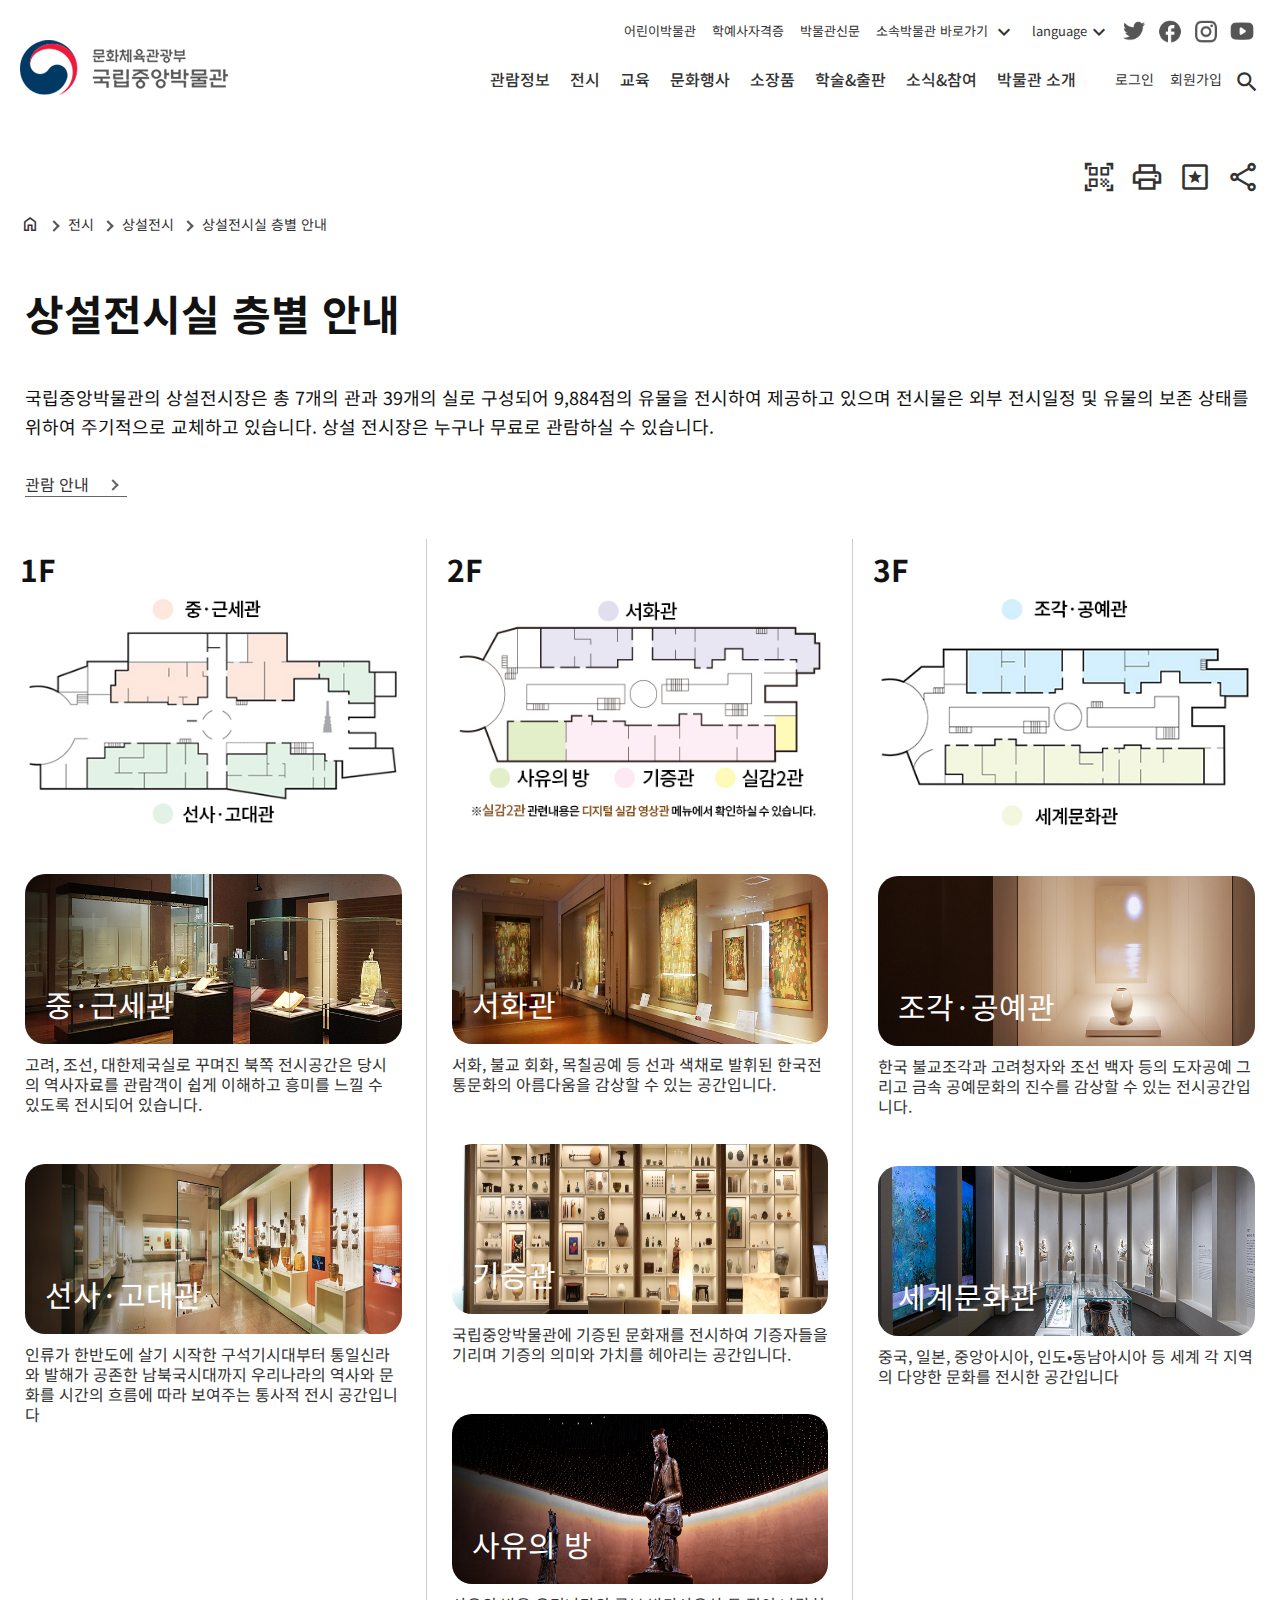
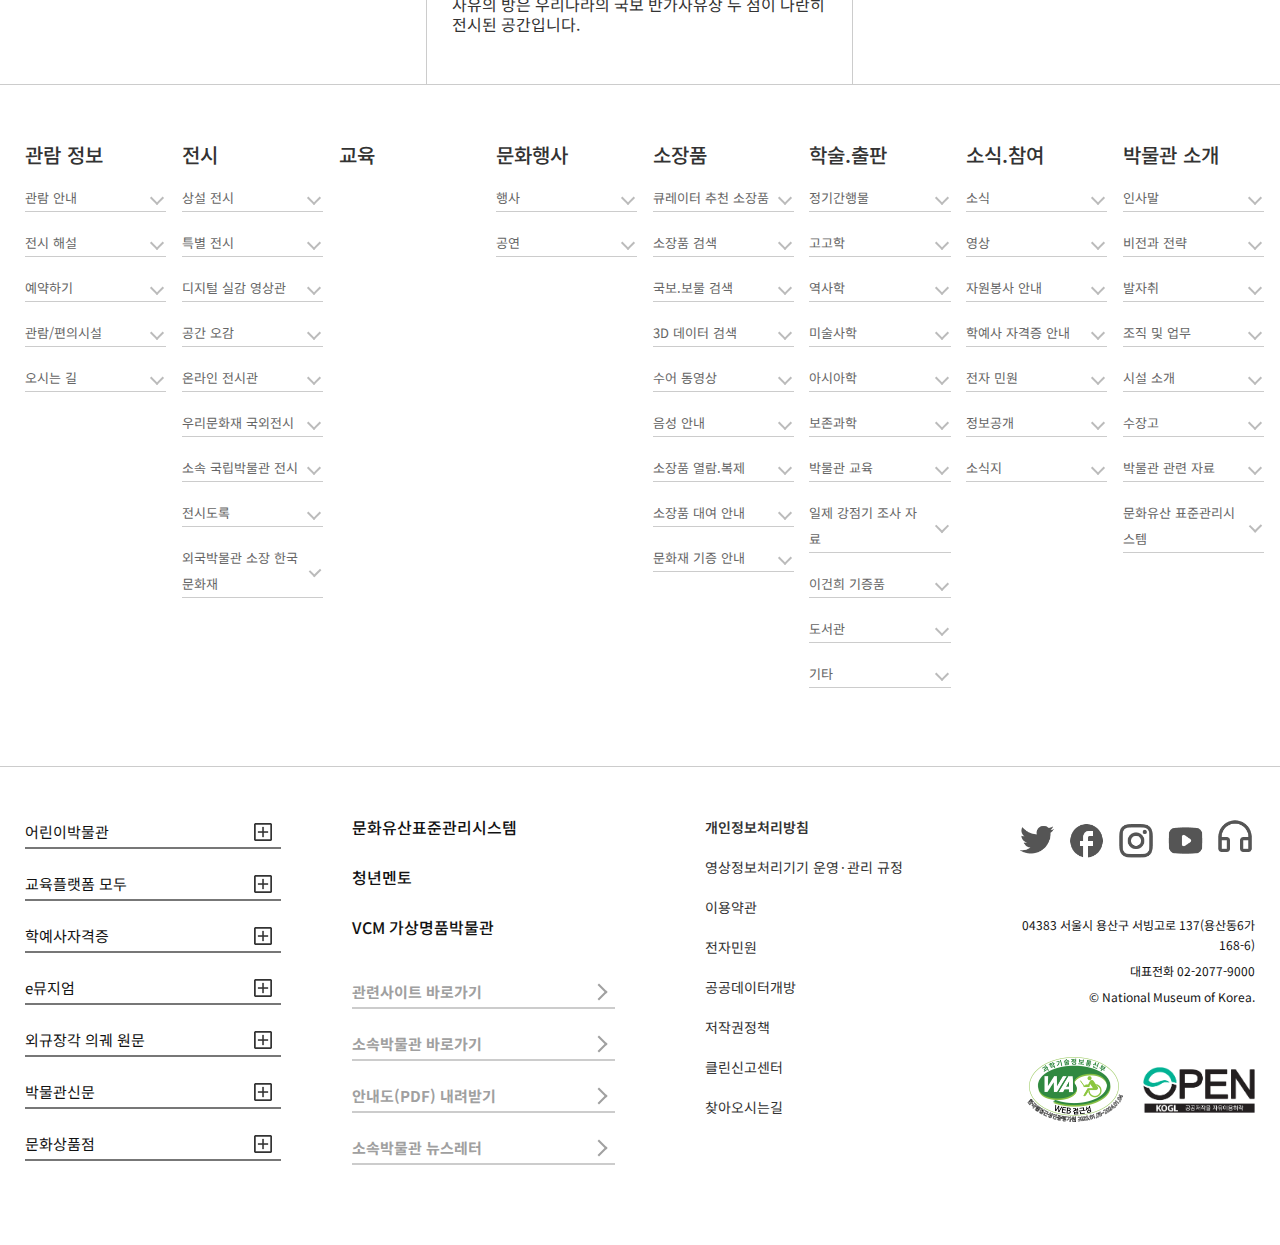
<file: exhibition.html>
<!DOCTYPE html>
<html lang="ko">
<head>
    <meta charset="UTF-8">
    <meta name="viewport" content="width=device-width, initial-scale=1.0">
    <title>상설전시실 층별 안내:국립중앙박물관</title>
    <link rel="preconnect" href="https://fonts.googleapis.com">
    <link rel="preconnect" href="https://fonts.gstatic.com" crossorigin>
    <link href="https://fonts.googleapis.com/css2?family=Noto+Sans+KR:wght@400;500;600;700;800&display=swap" rel="stylesheet">
    <link href="https://fonts.googleapis.com/css?family=Material+Icons|Material+Icons+Outlined|Material+Icons+Two+Tone|Material+Icons+Round|Material+Icons+Sharp" rel="stylesheet">
    <link rel="stylesheet" href="https://fonts.googleapis.com/css2?family=Material+Symbols+Outlined:opsz,wght,FILL,GRAD@20..48,100..700,0..1,-50..200" />
    <link rel="stylesheet" href="css/base.css">
    <link rel="stylesheet" href="css/exhibition.css">
</head>
<body>
    <div id="wrap">
        <header id="header">
            <section class="subgnb">
                <div class="submenu">
                    <p><a href="">어린이박물관</a></p>
                    <p><a href="">학예사자격증</a></p>
                    <p><a href="">박물관신문</a></p>
                    <p><a href="">소속박물관 바로가기
                        <span class="material-icons">expand_more</span></a></p>
                    <p><a href="">language<span class="material-icons">expand_more</span></a></p>
                    <div class="h_sns">
                        <p class="twit">twitter</p>
                        <p class="face">facebook</p>
                        <p class="insta">instagram</p>
                        <p class="you">youtube</p>
                    </div>
                </div>
            </section>
            <section class="head1">
                <div class="h_logo"><a href="">문화체육관광부 국립중앙박물관</a></div>
                <div class="h1_right">
                    <nav class="gnb">
                        <p><a href="">관람정보</a></p>
                        <p><a href="">전시</a></p>
                        <p><a href="">교육</a></p>
                        <p><a href="">문화행사</a></p>
                        <p><a href="">소장품</a></p>
                        <p><a href="">학술&amp;출판</a></p>
                        <p><a href="">소식&amp;참여</a></p>
                        <p><a href="">박물관 소개</a></p>
                    </nav>
                    <div class="member">
                        <p class="logIn"><a href="">로그인</a></p>
                        <p class="signIn"><a href="">회원가입</a></p>
                    </div>
                    <div class="h_search">
                        <p class="material-icons">search</p>
                    </div>
                    <div class="allMenu"><p class="material-icons">menu</p></div>
                </div>
            </section>
        </header>
        <main id="main">
            <section class="main1">
                <div class="m1In">
                    <div class="m1_icon">
                        <p class="qr"><span class="material-symbols-outlined">qr_code_scanner</span></p>
                        <p class="print"><span class="material-symbols-outlined">print</span></p>
                        <p><span class="material-symbols-outlined">pages</span></p>
                        <p"><span class="material-symbols-outlined">share</span></p>
                    </div>
                    <div class="nav_location">
                        <ul>
                            <li class="home"><a href=""><span class="material-symbols-outlined">home</span></a></li>
                            <li><a href="">전시</a></li>
                            <li><a href="">상설전시</a></li>
                            <li><a href="">상설전시실 층별 안내</a></li>
                        </ul>
                    </div>
                    <div class="m1Txt">
                        <h2 class="mainTitle">상설전시실 층별 안내</h2>
                        <div class="m1_intro">국립중앙박물관의 상설전시장은 총 7개의 관과 39개의 실로 구성되어 9,884점의 유물을 전시하여 제공하고 있으며 전시물은 외부 전시일정 및 유물의 보존 상태를 위하여 주기적으로 교체하고 있습니다. 상설 전시장은 누구나 무료로 관람하실 수 있습니다.</div>
                        <div class="m1Guide"><a href="">관람 안내</a></div>
                    </div>
                    <div class="m1List">
                        <div class="m1_1f">
                            <h2>1F</h2>
                            <ul>
                                <li class="map"><img src="img/sub_map1.jpg" alt=""></li>
                                <li class="m1_hall"><a href="">
                                    <p class="f1_1 m1Photo">중&#183;근세관</p>
                                    <p class="m1_info">고려, 조선, 대한제국실로 꾸며진 북쪽 전시공간은 당시의 역사자료를 관람객이 쉽게 이해하고 흥미를 느낄 수 있도록 전시되어 있습니다.</p>
                                </a></li>
                                <li class="m1_hall"><a href="">
                                    <p class="f1_2 m1Photo">선사&#183;고대관</p>
                                    <p class="m1_info">인류가 한반도에 살기 시작한 구석기시대부터 통일신라와 발해가 공존한 남북국시대까지 우리나라의 역사와 문화를 시간의 흐름에 따라 보여주는 통사적 전시 공간입니다</p>
                                </a></li>
                            </ul>
                        </div>
                        <div class="m1_2f">
                            <h2>2F</h2>
                            <ul>
                                <li class="map"><img src="img/sub_map2.jpg" alt=""></li>
                                <li class="m1_hall"><a href="">
                                    <p class="f2_1 m1Photo">서화관</p>
                                    <p class="m1_info">서화, 불교 회화, 목칠공예 등 선과 색채로 발휘된 한국전통문화의 아름다움을 감상할 수 있는 공간입니다.</p>
                                </a></li>
                                <li class="m1_hall"><a href="">
                                    <p class= "f2_2 m1Photo">기증관</p>
                                    <p class="m1_info">국립중앙박물관에 기증된 문화재를 전시하여 기증자들을 기리며 기증의 의미와 가치를 헤아리는 공간입니다.</p>
                                </a></li>
                                <li class="m1_hall"><a href="">
                                    <p class="f2_3 m1Photo">사유의 방</p>
                                    <p class="m1_info">사유의 방은 우리나라의 국보 반가사유상 두 점이 나란히 전시된 공간입니다.</p>
                                </a></li>
                            </ul>
                        </div>
                        <div class="m1_3f">
                            <h2>3F</h2>
                            <ul>
                                <li class="map"><img src="img/sub_map3.jpg" alt=""></li>
                                <li class="m1_hall"><a href="">
                                    <p class="f3_1 m1Photo">조각&#183;공예관</p>
                                    <p class="m1_info">한국 불교조각과 고려청자와 조선 백자 등의 도자공예 그리고 금속 공예문화의 진수를 감상할 수 있는 전시공간입니다.</p>
                                </a></li>
                                <li class="m1_hall"><a href="">
                                    <p class="f3_2 m1Photo">세계문화관</p>
                                    <p class="m1_info">중국, 일본, 중앙아시아, 인도•동남아시아 등 세계 각 지역의 다양한 문화를 전시한 공간입니다</p>
                                </a></li>
                            </ul>
                        </div>
                    </div>
                </div>

            </section>
        </main>
        <footer id="footer">
            <div class="f_in">
                <section class="f_gnb">
                    <ul>
                        <li class="d1">
                            <a href="" class="a1">관람 정보</a>
                            <div class="d2">
                                <ul>
                                    <li><a href="">관람 안내</a></li>
                                    <li><a href="">전시 해설</a></li>
                                    <li><a href="">예약하기</a></li>
                                    <li><a href="">관람/편의시설</a></li>
                                    <li><a href="">오시는 길</a></li>
                                </ul>
                            </div>
                        </li>
                        <li class="d1">
                            <a href="" class="a1">전시</a>
                            <div class="d2">
                                <ul>
                                    <li><a href="">상설 전시</a></li>
                                    <li><a href="">특별 전시</a></li>
                                    <li><a href="">디지털 실감 영상관</a></li>
                                    <li><a href="">공간 오감</a></li>
                                    <li><a href="">온라인 전시관</a></li>
                                    <li><a href="">우리문화재 국외전시</a></li>
                                    <li><a href="">소속 국립박물관 전시</a></li>
                                    <li><a href="">전시도록</a></li>
                                    <li><a href="">외국박물관 소장 한국문화재</a></li>
                                </ul>
                            </div>
                        </li>
                        <li class="d1">
                            <a href="" class="a1">교육</a>
                        </li>
                        <li class="d1">
                            <a href="" class="a1">문화행사</a>
                            <div class="d2">
                                <ul>
                                    <li><a href="">행사</a></li>
                                    <li><a href="">공연</a></li>
                                </ul>
                            </div>
                        </li>
                        <li class="d1">
                            <a href="" class="a1">소장품</a>
                            <div class="d2">
                                <ul>
                                    <li><a href="">큐레이터 추천 소장품</a></li>
                                    <li><a href="">소장품 검색</a></li>
                                    <li><a href="">국보.보물 검색</a></li>
                                    <li><a href="">3D 데이터 검색</a></li>
                                    <li><a href="">수어 동영상</a></li>
                                    <li><a href="">음성 안내</a></li>
                                    <li><a href="">소장품 열람.복제</a></li>
                                    <li><a href="">소장품 대여 안내</a></li>
                                    <li><a href="">문화재 기증 안내</a></li>
                                </ul>
                            </div>
                        </li>
                        <li class="d1">
                            <a href="" class="a1">학술.출판</a>
                            <div class="d2">
                                <ul>
                                    <li><a href="">정기간행물</a></li>
                                    <li><a href="">고고학</a></li>
                                    <li><a href="">역사학</a></li>
                                    <li><a href="">미술사학</a></li>
                                    <li><a href="">아시아학</a></li>
                                    <li><a href="">보존과학</a></li>
                                    <li><a href="">박물관 교육</a></li>
                                    <li><a href="">일제 강점기 조사 자료</a></li>
                                    <li><a href="">이건희 기증품</a></li>
                                    <li><a href="">도서관</a></li>
                                    <li><a href="">기타</a></li>
                                </ul>
                            </div>
                        </li>
                        <li class="d1">
                            <a href="" class="a1">소식.참여</a>
                            <div class="d2">
                                <ul>
                                    <li><a href="">소식</a></li>
                                    <li><a href="">영상</a></li>
                                    <li><a href="">자원봉사 안내</a></li>
                                    <li><a href="">학예사 자격증 안내</a></li>
                                    <li><a href="">전자 민원</a></li>
                                    <li><a href="">정보공개</a></li>
                                    <li><a href="">소식지</a></li>
                                </ul>
                            </div>
                        </li>
                        <li class="d1">
                            <a href="" class="a1">박물관 소개</a>
                            <div class="d2">
                                <ul>
                                    <li><a href="">인사말</a></li>
                                    <li><a href="">비전과 전략</a></li>
                                    <li><a href="">발자취</a></li>
                                    <li><a href="">조직 및 업무</a></li>
                                    <li><a href="">시설 소개</a></li>
                                    <li><a href="">수장고</a></li>
                                    <li><a href="">박물관 관련 자료</a></li>
                                    <li><a href="">문화유산 표준관리시스템</a></li>
                                </ul>
                            </div>
                        </li>
                    </ul>
                </section>
                <div class="f_line"></div>
                <section class="f_bottom">
                    <div class="f_otherSite mobile">
                        <p>어린이박물관</p>
                        <p>교육플랫폼 모두</p>
                        <p>학예사자격증</p>
                        <p>e뮤지엄</p>
                        <p>외규장각 의궤 원문</p>
                        <p>박물관신문</p>
                        <p>문화상품점</p>
                    </div>
                    <div class="fb1">
                        <div class="f_otherSite pc">
                            <p>어린이박물관</p>
                            <p>교육플랫폼 모두</p>
                            <p>학예사자격증</p>
                            <p>e뮤지엄</p>
                            <p>외규장각 의궤 원문</p>
                            <p>박물관신문</p>
                            <p>문화상품점</p>
                        </div>
                        <div class="fq">
                            <div class="f_quick1">
                                <p>문화유산표준관리시스템</p>
                                <p>청년멘토</p>
                                <p>VCM 가상명품박물관</p>
                            </div>
                            <div class="f_quick2">
                                <div class="q1">
                                    <h3>관련사이트 바로가기</h3>
                                </div>
                                <div class="q2">
                                    <h3>소속박물관 바로가기</h3>
                                </div>
                                <div class="q3">
                                    <h3>안내도(PDF) 내려받기</h3>
                                </div>
                                <div class="q4">
                                    <h3>소속박물관 뉴스레터</h3>
                                </div>
                            </div>
                        </div>
                    </div>
                    <div class="fb2">
                        <div class="f_policy">
                            <p><a href="">개인정보처리방침</a></p>
                            <p><a href="">영상정보처리기기 운영·관리 규정</a></p>
                            <p><a href="">이용약관</a></p>
                            <p><a href="">전자민원</a></p>
                            <p><a href="">공공데이터개방</a></p>
                            <p><a href="">저작권정책</a></p>
                            <p><a href="">클린신고센터</a></p>
                            <p><a href="">찾아오시는길</a></p>
                        </div>
                        <div class="f_icon">
                            <div class="f_sns">
                                <p class="twit">twitter</p>
                                <p class="face">facebook</p>
                                <p class="insta">instagram</p>
                                <p class="youtube">youtube</p>
                                <p class="audio">audio clip</p>
                            </div>
                            <div class="f_info">
                                <p class="address">04383 서울시 용산구 서빙고로 137(용산동6가 168-6)</p>
                                <p class="callNum">대표전화 02-2077-9000</p>
                                <p>&copy; National Museum of Korea.</p>
                            </div>
                            <div class="f_logo">
                                <p class="fl1"><a href="">정보통신접근성 품질인증서</a></p>
                                <p class="fl2"><a href="">공공누리</a></p>
                            </div>
                        </div>
                    </div>
                </section>
            </div>
        </footer>
    </div>
</body>
</html>
</file>
<file: css/base.css>
@charset "utf-8";
/* base.css */

*{
    margin: 0;
    padding: 0;
}
body{
    font-family: 'Noto Sans KR', sans-serif;
    font-size: 14px;
    line-height: 20px;
    color: #121212;
}
ul, ol{
    list-style: none;
}
a{
    text-decoration: none;
}
img{
    vertical-align: top;
}
input{
    vertical-align: top;
    font-family: 'Noto Sans KR', sans-serif;
}
button{
    border: 0;
    background-color: transparent;
    vertical-align: top;
    cursor: pointer;
    font-family: 'Noto Sans KR', sans-serif;
}
.material-icons, .material-symbols-outlined{
    color: #333;
    vertical-align: top;
}
</file>
<file: css/exhibition.css>
@charset "utf-8";
/* sub.css */
#wrap{
    width: 100%;
}

/* 모바일 헤더 */
#header{
    position: relative;
    height: 90px;
}
.head1{
    display: flex;
    justify-content: space-between;
    align-items: center; 
    padding: 20px 20px 0 20px;
}
.h1_right{
    display: flex;
    align-items: flex-start;
}
.gnb, .member, .subgnb{
    display: none;
}
.h_logo a{
    display: block;
    width: 171px;
    height: 48px;
    text-indent: -9999px;
    background-image: url(../img/h_logo.png);
    background-size: 100% auto;
    background-repeat: no-repeat;
}
.head1_right{
    display: flex;
}
.allMenu{
    margin-left: 10px;
}
.allMenu p{
    font-size: 24px;
}

/* main */
/*  모바일 본문1 */
.m1_icon{
    display: flex;
    justify-content: right;
    padding-right: 20px;
    margin-bottom: 20px;
}
.m1_icon span{
    margin-left: 10px;
    font-size: 26px;
}
.m1_icon .qr, .m1_icon .print{
    display: none;
}
.nav_location{
    padding-left: 20px;
    margin-bottom: 40px;
}
.nav_location ul{
    display: flex;
    flex-wrap: wrap;
}
.nav_location li{
    margin-left: 10px;
    margin-bottom: 10px;
    text-align: left;
}
.nav_location li:first-child{
    margin-left: 0;
}
.nav_location li::before, .m1Guide a::after{
    content: "";
    display: inline-block;
    vertical-align: top;
    width: 6px;
    height: 6px;
    margin-top: 8px;
    margin-right: 10px;
    border-right: 2px solid #555;
    border-bottom: 2px solid #555;
    transform: rotate(-45deg);
}
.nav_location li:first-child::before{
    display: none;
}
.nav_location a{
    color: #333;
    font-size: 14px;
}
.nav_location a span{
    font-size: 20px;
}
.mainTitle{
    font-size: 30px;
    line-height: 1.4em;
    margin-bottom: 40px;
}
.m1Txt{
    padding: 0 20px;
}
.m1_intro{
    margin-bottom: 30px;
}
.m1Guide{
    margin-bottom: 40px;
}
.m1Guide a{
    border-bottom: 1px solid #666;
    font-size: 16px;
    line-height: 1.8em;
    color: #333;
}
.m1Guide a::after{
    margin-left: 20px;
    margin-top: 11px;
    border-right: 2px solid #666;
    border-bottom: 2px solid #666;
}
.m1List{
    padding-right: 20px;
}
.m1List li{
    box-sizing: border-box;
    width: 100%;
    padding-left: 20px;
    margin-bottom: 50px;
}
.m1List h2{
    padding-left: 20px;
    font-size: 30px;
    line-height: 2em;
}
.m1List li a{
    display: block;
    width: 100%;
    font-size: 16px;
    color: #333;
}
.m1List li img{
    width: 100%;
    height: auto;
    object-fit: cover;
}
.m1List .m1Photo{
    display: block;
    box-sizing: border-box;
    width: 100%;
    padding: 100px 0 10px 20px;
    margin-bottom: 10px;
    border-radius: 20px;
    background-size: 100% 100%;
    background-position: center;
    background-repeat: no-repeat;
    font-size: 30px;
    line-height: 2em;
    color: #fff;
}
.f1_1{
    background-image: url(../img/sub_1f_1.jpg);
}
.f1_2{
    background-image: url(../img/sub_1f_2.jpg);
}
.f2_1{
    background-image: url(../img/sub_2f_1.jpg);
}
.f2_2{
    background-image: url(../img/sub_2f_2.jpg);
}
.f2_3{
    background-image: url(../img/sub_2f_3.jpg);
}
.f3_1{
    background-image: url(../img/sub_3f_1.jpg);
}
.f3_2{
    background-image: url(../img/sub_3f_2.jpg);
}
/* footer */
/* 모바일 푸터 */
#footer{
    padding-top: 60px;
    border-top: 1px solid #ccc;;
}
.f_gnb, .f_quick1, .f_policy{
    display: none;
}
.f_otherSite{
    display: flex;
    flex-direction: column;
    justify-content: left;
    margin-bottom: 40px;
    padding: 0 20px;
}
.f_otherSite.pc{
    display: none;
}
.f_otherSite > p{
    display: inline-block;
    padding-right: 30px;
    margin-bottom: 20px;
    font-size: 15px;
    background-image: url(../img/add_box.png);
    background-repeat: no-repeat;
    background-size: 24px 24px;
    background-position: right 6px center;
    line-height: 2em;
    border-bottom: 2px solid #777;
}
.f_quick2{
    margin-bottom: 80px;
    padding: 0 20px;
}
.f_quick2 > div{
    margin-bottom: 30px;
}
.f_quick2 h3{
    display: flex;
    justify-content: space-between;
    align-items: center;
    box-sizing: border-box;
    line-height: 2em;
    font-size: 15px;
    color: #a0a0a0;
    border-bottom: 2px solid #ccc;
}
.f_quick2 h3::after{
    display: inline-block;
    content : "";
    width : 10px;
    height : 10px;
    margin-right: 10px;
    transform: rotate(-45deg);
    border-bottom: 2px solid #a0a0a0;
    border-right: 2px solid #a0a0a0;
}
.fb2{
    padding: 40px 20px 0 20px;
    border-top: 1px solid #ccc;
}
.f_sns{
    display: flex;
    justify-content: center;
    vertical-align: top;
    margin-bottom: 20px;
}
.f_sns p{
    width: 36px;
    height: 36px;
    margin: 6px 0 0 10px;
    text-indent: -99999px;
    background-size: 100% auto;
    background-repeat: no-repeat;
}
.f_sns .twit{
    background-image: url(../img/twit.png);
}

.f_sns .face{
    background-image: url(../img/facebook.png);
}

.f_sns .insta{
    background-image: url(../img/insta.png);
}

.f_sns .youtube{
    margin-top: 8px;
    background-image: url(../img/youtube.png);
}

.f_sns .audio{
    margin-top: 0;
    background-image: url(../img/headphone_line.png);
}
.f_info{
    margin-bottom: 40px;
    text-align: center;
}
.f_info p{
    margin-bottom: 6px;
    font-size: 12px;
}
.f_logo{
    display: flex;
    justify-content: center;
    align-items: center;
    margin-bottom: 60px;
}
.f_logo p{
    margin: 0 0 0 20px;
    background-repeat: no-repeat;
    background-size: 100% auto;
    text-indent: -99999px;
}
.f_logo .fl1{
    width: 95px;
    height: 65px;
    background-image: url(../img/f_logo.png);
}
.f_logo .fl2{
    width: 120px;
    height: 50px;
    background-image: url(../img/logo_open.png);
}

/* 768 시작 */
@media screen and (min-width:768px){
    /*  768 최상단 */
    #topBn{
        max-height: 180px;
    }
    .tbImg .mo{
        display: none;
    }
    .tbImg .pc{
        display: block;
    }
    .tbImg .pc img{
        min-height: 100px;
    }
    .tbClose{
        bottom: 0;
        right: 0;
        align-items: end;
    }
    .tbClose .check{
        margin-bottom: 6px;
    }
    /* 768 본문1 */
    .m1_icon span{
        margin-left: 10px;
        font-size: 28px;
    }
    .mainTitle{
        font-size: 42px;
    }
    .m1Txt{
        padding: 0 25px;
    }
    .m1_intro{
        font-size: 18px;
        line-height: 1.6em;
    }
    .m1List{
        padding-right: 25px;
    }
    .m1List li{
        padding-left: 25px;
    }

    /* 768 푸터 */
    .f_gnb{
        display: block;
        margin-bottom: 20px;
    }
    .f_gnb > ul{
        display: flex;
        justify-content: space-between;
        flex-wrap: wrap;
        padding-left: 25px;
    }
    .f_gnb ul .d1{
        box-sizing: border-box;
        width: 25%;
        margin-bottom: 40px;
    }
    .f_gnb .d1 .a1{
        display: block;
        margin-bottom: 20px;
        font-size: 20px;
        font-weight: 500;
    }
    .f_gnb a{
        color: #333;
    }
    .d2 ul{
        display: flex;
        flex-direction: column;
    }
    .d2 li{
        display: flex;
        justify-content: space-between;
        align-items: center;
        width: 90%;
        margin-bottom: 18px;
        border-bottom: 1px solid #ccc;
    }
    .d2 li:after{
        content: '';
        display: block;
        width: 8px;
        height: 8px;
        margin-right: 4px;
        border-right: 2px solid #bbb;
        border-bottom: 2px solid #bbb;
        transform: rotate(45deg);
    }
    .d2 li a{
        display: block;
        color: #666;
        line-height: 2em;
    }
    .f_bottom{
        position: relative;
        padding-top: 50px;
    }
    .f_line{
        border-top: 1px solid #ccc;
    }
    .f_quick1, .f_policy, .f_gnb{
        display: block;
    }
    .f_otherSite.mobile{
        display: none;
    }
    .f_otherSite.pc{
        display: flex;
        width: 45%;
        padding: 0 0 0 25px;
    }
    .fb1{
        display: flex;
        justify-content: space-between;
    }
    .fq{
        width: 45%;
    }
    .f_quick1{
        margin-bottom: 40px;
    }
    .f_quick1 p{
        font-size:  16px;
        font-weight: 500;
        margin-bottom: 30px;
    }
    .f_quick1 p:hover{
        text-decoration: underline;
    }
    .f_quick2 p{
        margin-bottom: 10px;
    }
    .f_quick2{
        padding: 0 25px 0 0;
    }
    .fb2{
        display: flex;
        justify-content: space-between;
        padding: 40px 25px 0 25px;
    }
    .f_policy p{
        margin-bottom: 10px;
    }
    .f_policy a{
        color: #333;
    }
    .f_policy p:first-child a{
        color: #333;
        font-weight: 600;
    }
    .f_info{
        text-align: right;
    }
    .f_sns{
        justify-content: right;
    }
    .f_sns p{
        width: 36px;
        height: 36px;
        margin: 6px 0 0 10px;
        text-indent: -99999px;
        background-size: 100% auto;
        background-repeat: no-repeat;
    }
    .f_logo{
        justify-content: right;
    }
}/* 768 끝 */

@media screen and (min-width:1024px){
    /* 1024 상단배너 */
    /* 1024 헤더 */
    #header{
        height: 120px;
        padding-top: 20px;
        margin-bottom: 20px;
    }
    .h_logo a{
        width: 208px;
        height: 55px;
        background-position: center;
        object-fit: cover;
    }
    .allMenu{
        display: none;
    }
    .head1{
        align-items: flex-end; 
    }
    .h1_right{
        width: 780px;
        padding: 0 0 0 20px;
        justify-content: space-between;
    }
    .gnb{
        display: flex;
    }
    .gnb p{
        margin: 0 10px;
    }
    .gnb a{
        text-wrap: nowrap;
        color: #333;
        font-size: 16px;
        font-weight: 500;
    }
    .member{
        display: flex;
    }
    .member a{
        text-wrap: nowrap;
        color: #333;
        margin-left: 16px;
    }
    .h_search p{
        font-size: 26px;
    }
    .subgnb{ 
        background-color: aqua;
        position: relative;
        display: flex;
        justify-content: right;
    }
    .submenu{
        position: absolute;
        top: 0;
        right: 0;
        display: flex;
        justify-content: space-between;
        padding-right: 25px;
    }
    .submenu p{
        margin-left: 16px;
    }
    .submenu p a{
        color: #333;
        font-size: 13px;
    }
    .h_sns{
        display: flex;
        justify-content: right;
    }
    .h_sns p{
        width: 26px;
        height: 26px;
        margin-left: 10px;
        text-indent: -9999px;
        background-size: 100% auto;
        background-position: center;
        background-repeat: no-repeat;
    }
    .h_sns .twit{
        background-image: url(../img/twit.png);
    }
    .h_sns .face{
        background-image: url(../img/facebook.png);
    }
    .h_sns .insta{
        background-image: url(../img/insta.png);
    }
    .h_sns .you{
        background-image: url(../img/youtube.png);
        background-position: center top 1px;
    }
    .h_sns .cs{
        background-image: url(../img/service.png);
    }

    /* 1024 본문1  */
    .m1List{
        display: flex;
        justify-content: space-between;
    }
    .m1List > div{
        width: 32%;
        border-left: 1px solid #ccc;
    }
    .m1List > div:first-child{
        border-left: transparent;
    }
    .m1_icon .qr, .m1_icon .print{
    display : block;
    }
    .m1_icon span{
        margin-left: 14px;
        font-size: 34px;
    }
    /* 1024 푸터 */
    .f_gnb ul .d1{
        width: 12.5%;
        letter-spacing: -5%;
    }
    .f_gnb .d2 a{
        font-size: 13px;
        margin-right: 10px;
    }
    .f_bottom{
        display: flex;
        justify-content: space-between;
    }
    .fb1{
        width: 50%;
    }
    .fb2{
        width: 43%;
        border-top: transparent;
        padding: 0 25px 0 0;
    }
    .f_otherSite.pc{
        width: 40%;
    }
    .fq{
        width: 45%;
    }
    .f_quick2 > div{
        margin-bottom: 20px;
    }
    .f_policy p{
        margin-bottom: 20px;
    }
    .f_policy, .f_icon{
        width: 45%;
    }
    .f_quick1 p{
        font-size:  16px;
    }
    .f_sns{
        margin-bottom: 50px;
    }
    .f_sns p{
        width: 40px;
        height: 40px;
    }
    .f_info{
        margin-bottom: 50px;
    }
    .f_logo .fl1{
        width: 120px;
        height: 80px;
    }
    .f_logo .fl2{
        width: 140px;
        height: 60px;
    }
}/* 1024 끝 */


/* 1600 시작 */
@media screen and (min-width:1600px){
    /*  1600 최상단 */
    #topBn{
        width: 1600px;
        margin: 0 auto;
    }
    /*  1600 헤더 */
    #header{
        height: 100px;
        max-width: 1650px;
        margin: 0 auto;
    }
    /* 1600 본문1 */
    .m1In{
        max-width: 1650px;
        margin: 0 auto;
    }
    /* 1600 푸터 */
    .f_gnb, .f_bottom{
        max-width: 1650px;
        margin: 0 auto;
    }

}    /*   1600 끝  */
</file>
